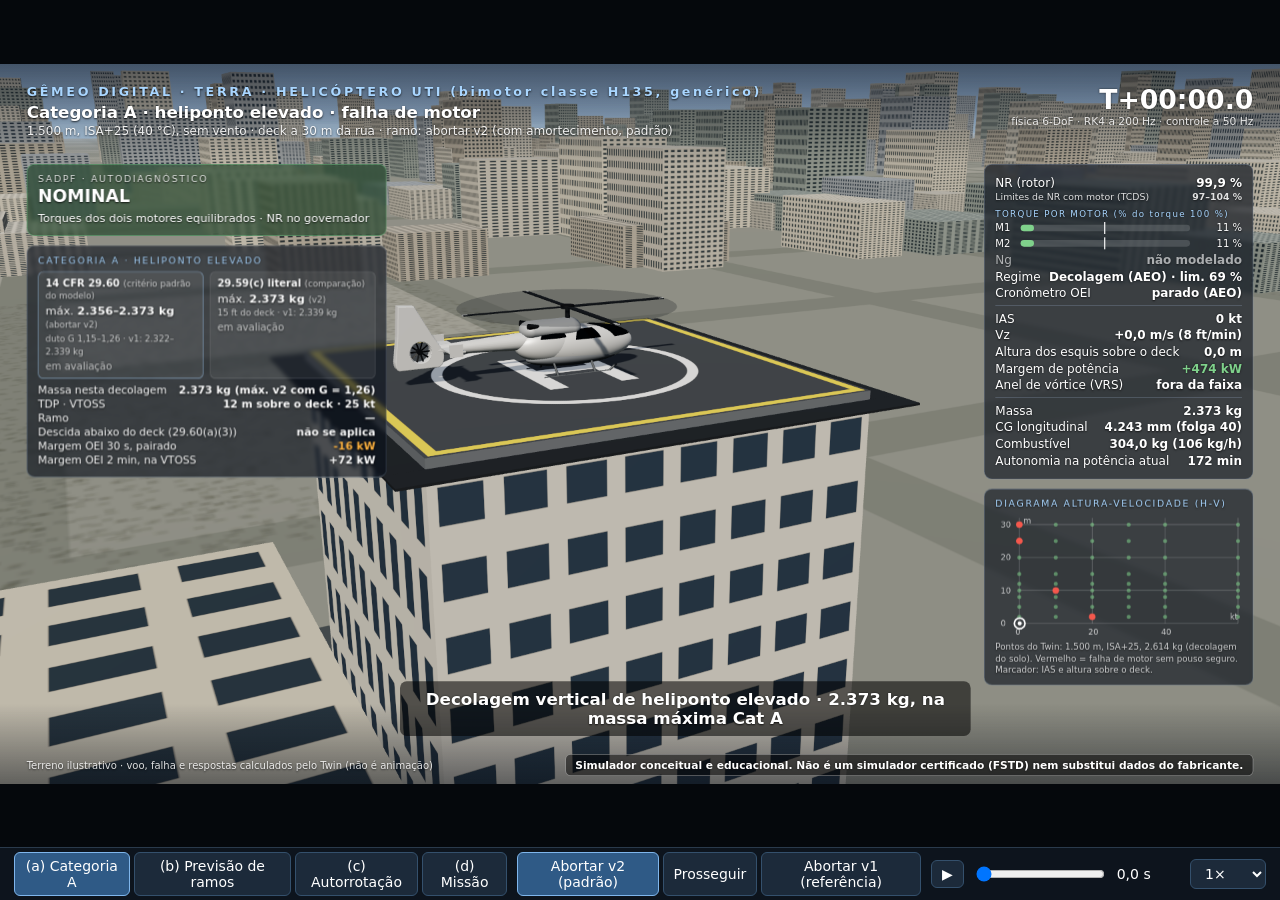
<file: web/heli/index.html>
<!doctype html>
<html lang="pt-BR">
<head>
<meta charset="utf-8">
<meta name="viewport" content="width=device-width, initial-scale=1">
<title>Helicóptero UTI · Gêmeo Digital</title>
<link rel="stylesheet" href="heli.css">
</head>
<body>
<div id="frame">
<div id="stage">
  <div id="viewport"></div>
  <div id="shadeT"></div><div id="shadeB"></div><div id="impactTint"></div>
  <!-- top -->
  <div class="hud" id="tl"><div class="k" id="tlK">GÊMEO DIGITAL · TERRA · HELICÓPTERO UTI (bimotor classe H135, genérico)</div><div class="m" id="tlM"></div><div class="c" id="tlC"></div></div>
  <div class="hud" id="tr"><div class="clock" id="clock">T+00:00.0</div><div class="s">física 6-DoF · RK4 a 200 Hz · controle a 50 Hz</div></div>
  <div class="hud" id="disclaimer">Simulador conceitual e educacional. Não é um simulador certificado (FSTD) nem substitui dados do fabricante.</div>

  <!-- left column -->
  <div class="hud col" id="left">
    <div class="box" id="sadpf"><div class="t">SADPF · AUTODIAGNÓSTICO</div><div class="l" id="sadpfL">NOMINAL</div><div class="msg" id="sadpfM"></div></div>
    <div class="box" id="advisory">
      <div class="t">SADPF · PREVISÃO DE RAMOS</div><div class="tag">CONSULTIVO · conceitual · não certificado</div>
      <div class="l" id="advL"></div>
      <div class="branches">
        <div class="br" id="advRej"><span class="bn">ABORTAR</span><span class="bv"></span></div>
        <div class="br" id="advCon"><span class="bn">PROSSEGUIR</span><span class="bv"></span></div>
      </div>
      <div class="msg" id="advM"></div>
      <div class="time" id="advT"></div>
    </div>
    <div class="box" id="cata">
      <div class="t">CATEGORIA A · HELIPONTO ELEVADO</div>
      <div class="crit2">
        <div class="cc main"><div class="ch">14 CFR 29.60 <span>(critério padrão do modelo)</span></div><div class="cm" id="m2960"></div><div class="cr" id="r2960"></div></div>
        <div class="cc"><div class="ch">29.59(c) literal <span>(comparação)</span></div><div class="cm" id="m2959"></div><div class="cr" id="r2959"></div></div>
      </div>
      <div class="row"><span>Massa nesta decolagem</span><b id="cMass"></b></div>
      <div class="row"><span>TDP · VTOSS</span><b id="cTdp"></b></div>
      <div class="row"><span>Ramo</span><b id="cBranch">—</b></div>
      <div class="row"><span>Descida abaixo do deck (29.60(a)(3))</span><b id="cDrop">—</b></div>
      <div class="row"><span>Margem OEI 30 s, pairado</span><b id="cM30"></b></div>
      <div class="row"><span>Margem OEI 2 min, na VTOSS</span><b id="cM2"></b></div>
    </div>
    <div class="box" id="mission">
      <div class="t">MISSÃO · CONFIGURAÇÃO UTI</div>
      <div class="sel" id="profSel"></div>
      <div class="sel small" id="condSel"></div>
      <div id="missionBody"></div>
    </div>
  </div>

  <!-- right column -->
  <div class="hud col" id="right">
    <div class="box" id="panel">
      <div class="row"><span>NR (rotor)</span><b id="nr">—</b></div>
      <div class="row small" id="nrLimRow"><span id="nrLimL">Limites de NR</span><b id="nrLim">—</b></div>
      <div class="nrex" id="nrEx"></div>
      <div class="sec">TORQUE POR MOTOR (% do torque 100 %)</div>
      <div id="tqBars"></div>
      <div class="row dim"><span>Ng</span><b>não modelado</b></div>
      <div class="row"><span>Regime</span><b id="rating">—</b></div>
      <div class="row"><span>Cronômetro OEI</span><b id="oei">—</b></div>
      <div class="sep"></div>
      <div class="row"><span>IAS</span><b id="ias">—</b></div>
      <div class="row"><span>Vz</span><b id="vz">—</b></div>
      <div class="row"><span id="hLbl">Altura dos esquis</span><b id="hgt">—</b></div>
      <div class="row"><span>Margem de potência</span><b id="marg">—</b></div>
      <div class="row"><span>Anel de vórtice (VRS)</span><b id="vrs">—</b></div>
      <div class="sep"></div>
      <div class="row"><span>Massa</span><b id="mass">—</b></div>
      <div class="row"><span>CG longitudinal</span><b id="cg">—</b></div>
      <div class="row"><span>Combustível</span><b id="fuel">—</b></div>
      <div class="row"><span>Autonomia na potência atual</span><b id="endu">—</b></div>
    </div>
    <div class="box" id="hvBox"><div class="t" id="hvT">DIAGRAMA ALTURA-VELOCIDADE</div><canvas id="hv" width="372" height="190"></canvas><div class="note" id="hvN"></div></div>
  </div>

  <!-- autorotation split view -->
  <div class="hud" id="split">
    <div class="half" id="hL"><div class="hh">AUTORROTAÇÃO VERTICAL</div><div class="hb" id="hLb"></div></div>
    <div class="half" id="hR"><div class="hh">COM VELOCIDADE À FRENTE</div><div class="hb" id="hRb"></div></div>
    <div id="divider"></div>
  </div>
  <div class="hud" id="flareNote"></div>

  <div class="hud tdbox" id="tdBox"><div class="tdl" id="tdL"></div><div class="tdm" id="tdM"></div></div>
  <div class="hud tdbox half" id="tdBoxL"><div class="tdl"></div><div class="tdm"></div></div>
  <div class="hud tdbox half" id="tdBoxR"><div class="tdl"></div><div class="tdm"></div></div>
  <div class="hud" id="caption"><span id="capText"></span></div>
  <div class="hud" id="foot">Terreno ilustrativo · voo, falha e respostas calculados pelo Twin (não é animação)</div>
</div>
</div>

<!-- playback controls (hidden in capture mode) -->
<div id="controls">
  <div class="tabs" id="sceneTabs"></div>
  <div class="tabs" id="runTabs"></div>
  <button id="play">▶</button>
  <input type="range" id="scrub" min="0" max="1000" value="0">
  <span id="tlabel">0,0 s</span>
  <select id="speed"><option value="0.5">0,5×</option><option value="1" selected>1×</option><option value="2">2×</option><option value="4">4×</option></select>
</div>
<script type="module" src="heli.js"></script>
</body>
</html>
</file>
<file: web/heli/heli.css>
:root {
  --ink: #ffffff;
  --ink2: rgba(255, 255, 255, 0.78);
  --key: #a9d6ff;
  --box: rgba(9, 16, 26, 0.62);
  --line: rgba(190, 220, 255, 0.28);
  --ok: #7fd18b;
  --warn: #ffb340;
  --bad: #ff5a4e;
  --adv: #c4a8ff;
  --advbg: rgba(48, 28, 92, 0.70);
  --alert: #ffc233;
}
html, body { margin: 0; padding: 0; background: #05080c; color: var(--ink); overflow: hidden; height: 100%; }
#frame { position: absolute; left: 0; top: 0; width: 1920px; height: 1080px; transform-origin: 0 0; }
#stage { position: relative; width: 1920px; height: 1080px; overflow: hidden; font-family: 'Inter', 'DejaVu Sans', 'Segoe UI', sans-serif; }
#viewport canvas { display: block; }
#shadeT, #shadeB { position: absolute; left: 0; right: 0; pointer-events: none; }
#shadeT { top: 0; height: 150px; background: linear-gradient(rgba(5, 10, 18, 0.55), rgba(5, 10, 18, 0)); }
#shadeB { bottom: 0; height: 120px; background: linear-gradient(rgba(5, 10, 18, 0), rgba(5, 10, 18, 0.5)); }
.hud { position: absolute; text-shadow: 0 1px 3px rgba(0, 0, 0, 0.75); }
b { font-weight: 700; font-variant-numeric: tabular-nums; }

#tl { top: 30px; left: 40px; }
#tl .k { font-size: 19px; letter-spacing: 4px; color: var(--key); font-weight: 700; }
#tl .m { font-size: 25px; font-weight: 700; margin-top: 6px; }
#tl .c { font-size: 18px; margin-top: 3px; opacity: 0.9; }
#tr { top: 30px; right: 40px; text-align: right; }
#tr .clock { font-size: 40px; font-weight: 700; font-variant-numeric: tabular-nums; }
#tr .s { font-size: 16px; opacity: 0.85; }
#disclaimer { bottom: 12px; right: 40px; text-align: right; font-size: 16px; font-weight: 600;
  padding: 6px 14px; border-radius: 8px; background: rgba(0, 0, 0, 0.5); border: 1px solid rgba(255, 255, 255, 0.4); }

.col { top: 150px; display: flex; flex-direction: column; gap: 14px; }
#left { left: 40px; width: 540px; }
#right { right: 40px; width: 404px; }
.box { background: var(--box); border: 1px solid var(--line); border-radius: 12px; padding: 13px 16px; backdrop-filter: blur(3px); }
.box .t { font-size: 14px; letter-spacing: 2.5px; color: var(--key); }
.row { display: flex; justify-content: space-between; gap: 12px; font-size: 18px; margin: 4px 0; }
.row.dim { opacity: 0.6; }
.sec { font-size: 13px; letter-spacing: 2px; color: var(--key); margin: 10px 0 5px; }
.sep { height: 1px; background: var(--line); margin: 8px 0; }

#sadpf { background: rgba(20, 60, 30, 0.58); border-color: rgba(140, 255, 170, 0.38); }
#sadpf.crit { background: rgba(120, 20, 15, 0.74); border-color: rgba(255, 120, 110, 0.75); }
#sadpf .t { color: rgba(255, 255, 255, 0.85); }
#sadpf .l { font-size: 26px; font-weight: 800; margin-top: 3px; }
#sadpf .msg { font-size: 17px; margin-top: 7px; line-height: 1.4; }

#advisory { background: var(--advbg); border: 1px solid rgba(196, 168, 255, 0.55); display: none; }
#advisory .tag { display: inline-block; margin-top: 5px; color: #fff; background: rgba(196, 168, 255, 0.30); padding: 2px 9px; border-radius: 5px; letter-spacing: 1px; font-size: 14px; font-weight: 700; }
#advisory .t { color: var(--adv); }
#advisory .l { font-size: 22px; font-weight: 800; margin-top: 6px; }
#advisory .branches { display: flex; gap: 10px; margin-top: 9px; }
#advisory .br { flex: 1; border-radius: 8px; padding: 7px 10px; background: rgba(255, 255, 255, 0.08); border: 1px solid rgba(255, 255, 255, 0.18); }
#advisory .br .bn { display: block; font-size: 13px; letter-spacing: 2px; opacity: 0.85; }
#advisory .br .bv { display: block; font-size: 18px; font-weight: 700; margin-top: 2px; }
#advisory .br.safe .bv { color: var(--ok); }
#advisory .br.unsafe .bv { color: var(--bad); }
#advisory .br.proc { box-shadow: inset 0 0 0 2px rgba(255, 255, 255, 0.55); }
#advisory .msg { font-size: 16px; margin-top: 9px; line-height: 1.4; }
#advisory .msg:empty { display: none; }
#advisory .time { font-size: 13.5px; margin-top: 8px; opacity: 0.88; line-height: 1.35; }
#advisory.alert { background: rgba(70, 44, 0, 0.82); border: 3px solid var(--alert); box-shadow: 0 0 0 4px rgba(255, 194, 51, 0.22), 0 0 28px rgba(255, 194, 51, 0.35); }
#advisory.alert .l { color: var(--alert); }

#cata .crit2 { display: flex; gap: 10px; margin: 9px 0 8px; }
#cata .cc { flex: 1; border-radius: 8px; padding: 8px 10px; background: rgba(255, 255, 255, 0.07); border: 1px solid rgba(255, 255, 255, 0.16); }
#cata .cc.main { border-color: rgba(169, 214, 255, 0.6); }
#cata .ch { font-size: 15px; font-weight: 700; }
#cata .ch span { font-weight: 400; opacity: 0.75; font-size: 13px; }
#cata .cm { font-size: 17px; margin-top: 4px; }
#cata .cr { font-size: 15px; margin-top: 4px; line-height: 1.3; }
#cata .row { font-size: 16px; margin: 2px 0; }
.okc { color: var(--ok); }
.badc { color: var(--bad); }
.warnc { color: var(--warn); }

.bar { display: flex; align-items: center; gap: 8px; font-size: 15px; margin: 5px 0; }
.bar .lbl { width: 30px; }
.bar .track { position: relative; flex: 1; height: 10px; background: rgba(255, 255, 255, 0.15); border-radius: 5px; overflow: visible; }
.bar .fill { position: absolute; left: 0; top: 0; bottom: 0; border-radius: 5px; background: var(--ok); }
.bar .lim { position: absolute; top: -4px; bottom: -4px; width: 2px; background: #fff; opacity: 0.85; }
.bar .val { width: 70px; text-align: right; font-variant-numeric: tabular-nums; }

#hvBox canvas { display: block; margin-top: 6px; }
#hvBox .note { font-size: 13px; opacity: 0.75; margin-top: 4px; line-height: 1.3; }

#mission { display: none; }
#mission .sel { display: flex; gap: 6px; flex-wrap: wrap; margin: 9px 0 4px; }
#mission .sel button { font: inherit; font-size: 15px; color: #fff; background: rgba(255, 255, 255, 0.08); border: 1px solid rgba(255, 255, 255, 0.25); border-radius: 7px; padding: 4px 10px; cursor: pointer; }
#mission .sel.small button { font-size: 13px; padding: 3px 8px; }
#mission .sel button.on { background: rgba(169, 214, 255, 0.3); border-color: var(--key); }
#mission .row { font-size: 17px; }
#mission .warnbox { margin-top: 8px; padding: 8px 10px; border-radius: 8px; background: rgba(255, 179, 64, 0.16); border: 1px solid rgba(255, 179, 64, 0.6); font-size: 15px; line-height: 1.35; }
#mission .src { font-size: 13px; opacity: 0.7; margin-top: 8px; line-height: 1.3; }

#split { inset: 0; display: none; pointer-events: none; }
#split .half { position: absolute; top: 150px; width: 470px; }
#hL { left: 40px; }
#hR { left: 1000px; }
#split .hh { font-size: 17px; letter-spacing: 3px; color: var(--key); font-weight: 700; margin-bottom: 8px; }
#split .hb { background: var(--box); border: 1px solid var(--line); border-radius: 12px; padding: 12px 16px; }
#split .hb .big { font-size: 34px; font-weight: 800; font-variant-numeric: tabular-nums; }
#split .result { margin-top: 8px; padding: 8px 10px; border-radius: 8px; font-size: 16px; line-height: 1.4; }
#split .result.good { background: rgba(127, 209, 139, 0.16); border: 1px solid rgba(127, 209, 139, 0.6); }
#split .result.bad { background: rgba(255, 90, 78, 0.18); border: 1px solid rgba(255, 90, 78, 0.7); }
#divider { position: absolute; left: 959px; top: 0; bottom: 0; width: 2px; background: rgba(255, 255, 255, 0.55); }
#flareNote { display: none; left: 50%; transform: translateX(-50%); bottom: 168px; width: 1180px; font-size: 16px; line-height: 1.4; text-align: center;
  background: rgba(0, 0, 0, 0.5); border: 1px solid rgba(255, 179, 64, 0.65); border-radius: 10px; padding: 9px 16px; }

#caption { left: 0; right: 0; bottom: 72px; text-align: center; }
#caption.mid { left: 600px; right: 464px; }
#caption.mid span { font-size: 25px; }
#caption span { display: inline-block; background: rgba(0, 0, 0, 0.55); padding: 12px 24px; border-radius: 10px; font-size: 28px; font-weight: 600; max-width: 1300px; }
#foot { left: 40px; bottom: 18px; font-size: 15px; opacity: 0.85; }

#controls { position: fixed; left: 0; right: 0; bottom: 0; height: 52px; display: flex; align-items: center; gap: 10px; padding: 0 14px;
  background: #0d141d; border-top: 1px solid #2a3a4c; font-family: 'Inter', 'DejaVu Sans', sans-serif; font-size: 14px; }
#controls .tabs { display: flex; gap: 4px; }
#controls button, #controls select { font: inherit; color: #fff; background: #1c2a3a; border: 1px solid #34506c; border-radius: 6px; padding: 5px 10px; cursor: pointer; }
#controls button.on { background: #2f5a86; border-color: #7fb6ec; }
#controls input[type=range] { flex: 1; }
#controls #tlabel { width: 70px; font-variant-numeric: tabular-nums; }
body.capture #controls { display: none; }

.row.small { font-size: 14px; opacity: 0.85; margin-top: -2px; }
.nrex { font-size: 14px; line-height: 1.35; margin: 2px 0 4px; }
.nrex .ep { color: var(--bad); font-weight: 700; }
.nrex .ep.past { color: #ffb0a8; font-weight: 600; }
.nrbad { color: var(--bad) !important; }
/* touchdown outcome */
.tdbox { display: none; left: 1028px; transform: translateX(-50%); top: 150px; min-width: 520px; max-width: 840px; text-align: center;
  padding: 14px 24px; border-radius: 12px; border: 3px solid; }
.tdbox.half { top: 520px; min-width: 0; width: 760px; }
#tdBoxL { left: 480px; } #tdBoxR { left: 1440px; }
.tdbox .tdl { font-size: 34px; font-weight: 900; letter-spacing: 1px; }
.tdbox .tdm { font-size: 17px; margin-top: 6px; line-height: 1.4; }
.tdbox.lv0 { background: rgba(20, 70, 35, 0.78); border-color: var(--ok); }
.tdbox.lv1 { background: rgba(90, 60, 0, 0.82); border-color: var(--warn); }
.tdbox.lv2 { background: rgba(110, 45, 0, 0.85); border-color: #ff8a3d; }
.tdbox.lv3 { background: rgba(150, 10, 10, 0.90); border-color: #ff3b30; box-shadow: 0 0 0 6px rgba(255, 59, 48, 0.25), 0 0 40px rgba(255, 59, 48, 0.55); }
.tdbox.lv3 .tdl { font-size: 42px; }
#impactTint { position: absolute; top: 0; bottom: 0; pointer-events: none; display: none; background: rgba(200, 0, 0, 0.28); box-shadow: inset 0 0 120px rgba(255, 0, 0, 0.6); }
</file>
